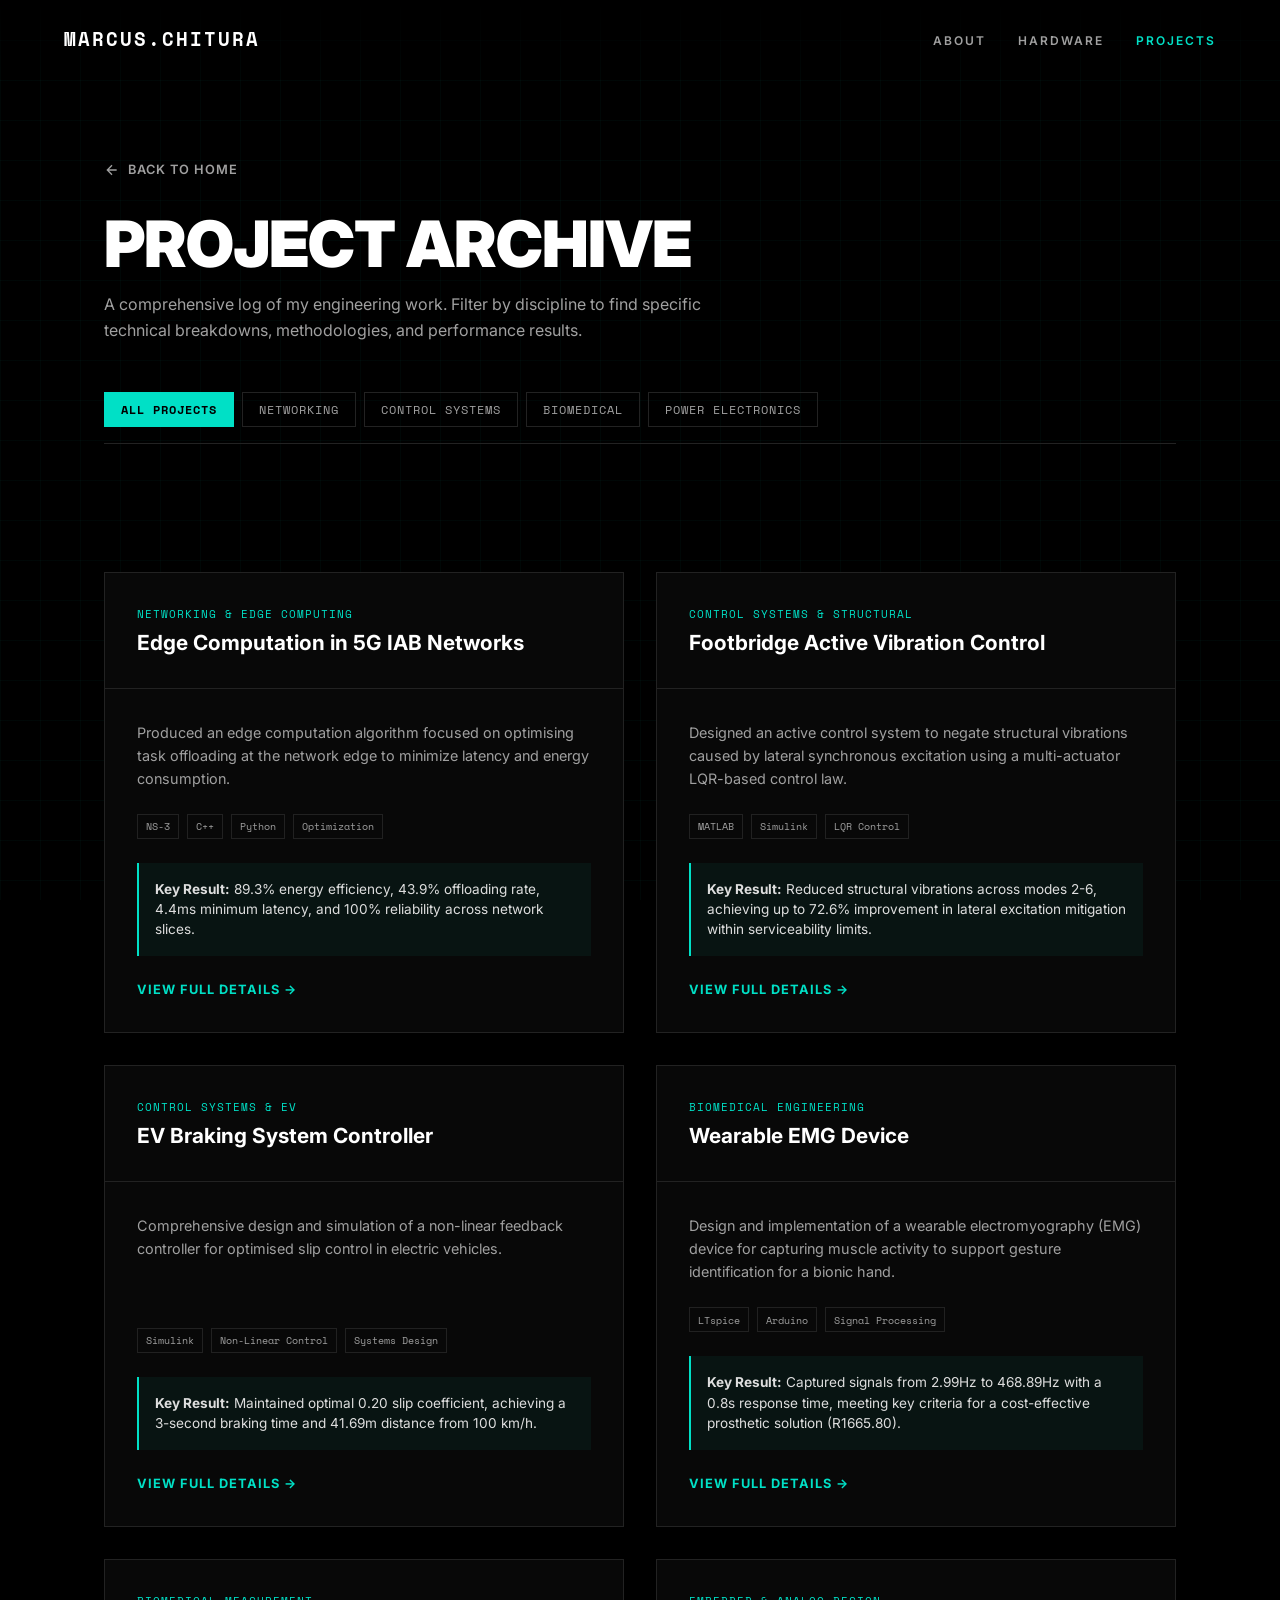
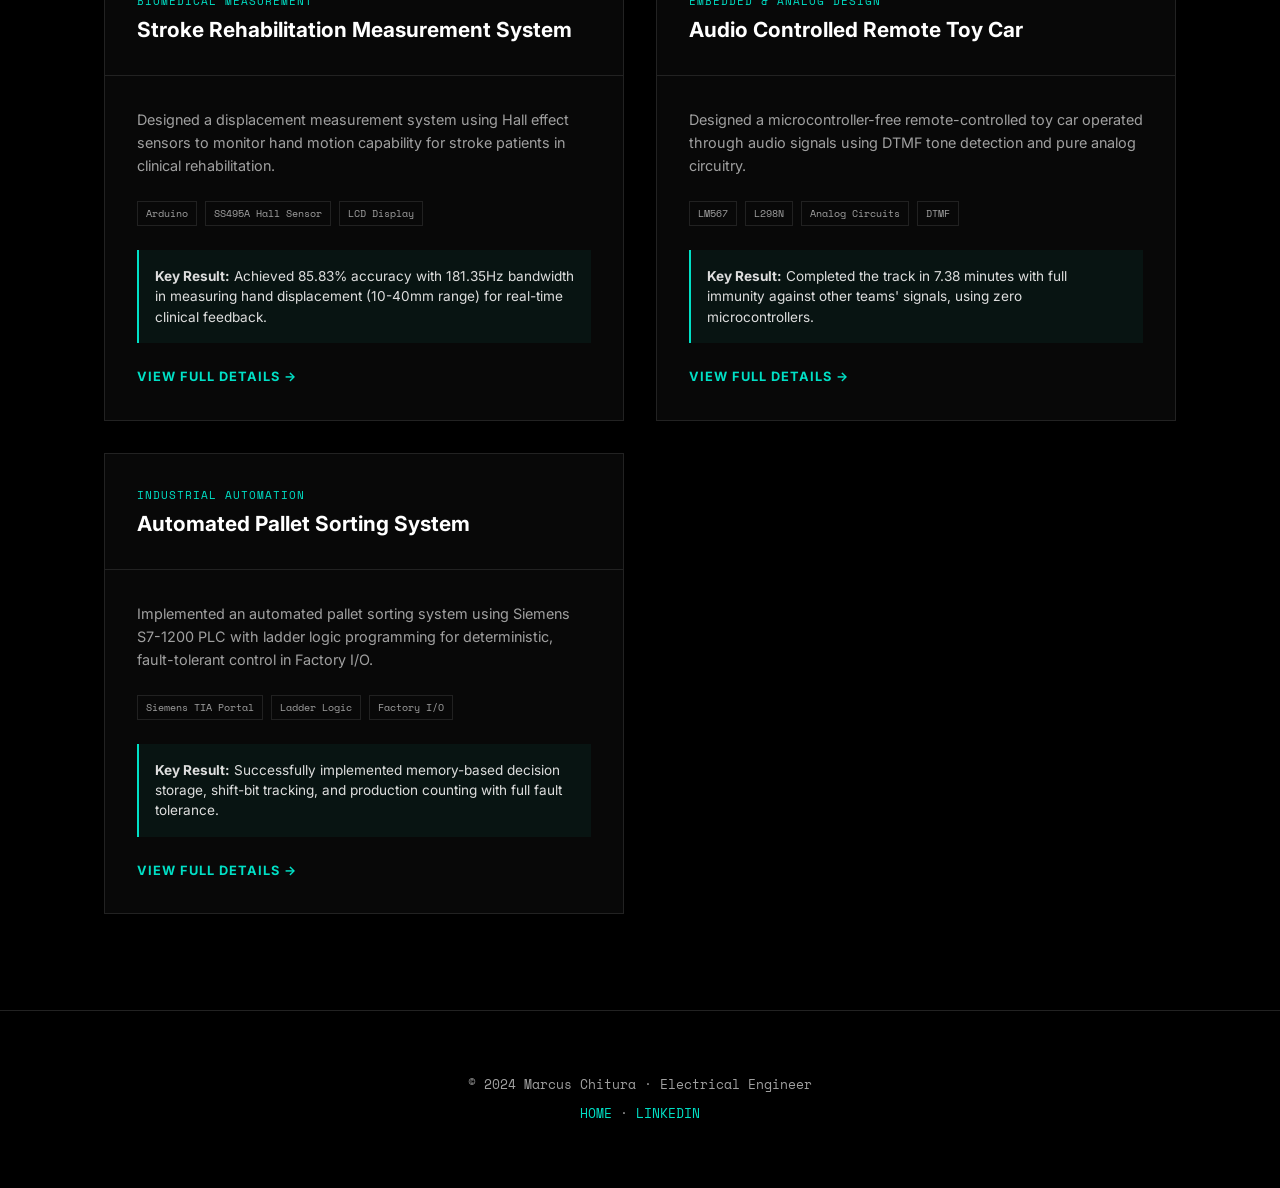
<file: projects.html>
<!DOCTYPE html>
<html lang="en">
<head>
<meta charset="UTF-8">
<meta name="viewport" content="width=device-width, initial-scale=1.0">
<title>Marcus Chitura — Project Portfolio</title>
<style>
    @import url('https://fonts.googleapis.com/css2?family=Inter:wght@300;400;600;800;900&family=Space+Mono:wght@400;700&display=swap');

    :root {
        --bg: #000000;
        --text: #ffffff;
        --text-dim: #a0a0a0;
        --accent: #00e0c6;
        --border: #222222;
        --font-main: 'Inter', sans-serif;
        --font-mono: 'Space Mono', monospace;
    }

    * {
        margin: 0;
        padding: 0;
        box-sizing: border-box;
    }

    html { scroll-behavior: smooth; }

    body {
        background-color: var(--bg);
        color: var(--text);
        font-family: var(--font-main);
        overflow-x: hidden;
        line-height: 1.6;
    }

    /* ===== Static PCB Grid Background ===== */
    body::before {
        content: "";
        position: fixed;
        top: 0;
        left: 0;
        width: 100%;
        height: 100vh;
        z-index: -1;
        background-color: #000;
        background-image: 
            linear-gradient(rgba(0, 224, 198, 0.03) 1px, transparent 1px),
            linear-gradient(90deg, rgba(0, 224, 198, 0.03) 1px, transparent 1px);
        background-size: 40px 40px;
    }

    /* ===== Navbar ===== */
    nav {
        position: fixed;
        top: 0;
        left: 0;
        right: 0;
        z-index: 100;
        display: flex;
        justify-content: space-between;
        align-items: center;
        padding: 1.5rem 4rem;
        background: linear-gradient(to bottom, rgba(0,0,0,0.95) 0%, rgba(0,0,0,0) 100%);
    }

    .nav-logo {
        font-weight: 900;
        font-size: 1.2rem;
        letter-spacing: 2px;
        color: var(--text);
        text-transform: uppercase;
        font-family: var(--font-mono);
        text-decoration: none;
    }

    .nav-links {
        display: flex;
        gap: 2rem;
        list-style: none;
    }

    .nav-links a {
        color: var(--text-dim);
        text-decoration: none;
        font-size: 0.75rem;
        font-weight: 600;
        letter-spacing: 2px;
        text-transform: uppercase;
        transition: color 0.3s;
    }

    .nav-links a:hover,
    .nav-links a.active { color: var(--accent); }

    /* ===== Page Header ===== */
    .page-header {
        padding: 10rem 4rem 4rem;
        max-width: 1200px;
        margin: 0 auto;
    }

    .back-btn {
        display: inline-flex;
        align-items: center;
        gap: 8px;
        color: var(--text-dim);
        text-decoration: none;
        font-size: 0.8rem;
        font-weight: 600;
        letter-spacing: 1px;
        text-transform: uppercase;
        margin-bottom: 2rem;
        transition: color 0.3s, transform 0.3s;
    }

    .back-btn:hover {
        color: var(--accent);
        transform: translateX(-5px);
    }

    h1 {
        font-size: clamp(2.5rem, 5vw, 4rem);
        font-weight: 900;
        line-height: 1;
        letter-spacing: -1px;
        margin-bottom: 1rem;
        text-transform: uppercase;
    }

    .subtitle {
        color: var(--text-dim);
        font-size: 1rem;
        max-width: 600px;
        margin-bottom: 3rem;
    }

    /* ===== Filter Bar ===== */
    .filter-bar {
        display: flex;
        flex-wrap: wrap;
        gap: 0.5rem;
        margin-bottom: 4rem;
        border-bottom: 1px solid var(--border);
        padding-bottom: 1rem;
    }

    .filter-btn {
        background: transparent;
        border: 1px solid var(--border);
        color: var(--text-dim);
        padding: 0.5rem 1rem;
        font-family: var(--font-mono);
        font-size: 0.75rem;
        letter-spacing: 1px;
        text-transform: uppercase;
        cursor: pointer;
        transition: all 0.3s;
    }

    .filter-btn:hover {
        border-color: var(--accent);
        color: var(--accent);
    }

    .filter-btn.active {
        background: var(--accent);
        color: #000;
        border-color: var(--accent);
        font-weight: 700;
    }

    /* ===== Project Grid ===== */
    .project-grid {
        max-width: 1200px;
        margin: 0 auto 6rem;
        padding: 0 4rem;
        display: grid;
        grid-template-columns: repeat(2, 1fr);
        gap: 2rem;
    }

    .project-card {
        border: 1px solid var(--border);
        background: rgba(10, 10, 10, 0.8);
        backdrop-filter: blur(4px);
        display: flex;
        flex-direction: column;
        position: relative;
        transition: border-color 0.3s, transform 0.3s, box-shadow 0.3s;
        text-decoration: none;
        color: var(--text);
        scroll-margin-top: 100px;
    }

    .project-card:hover {
        border-color: var(--accent);
        transform: translateY(-5px);
        box-shadow: 0 10px 40px rgba(0, 224, 198, 0.1);
    }

    /* NEW: Persistent highlight class */
    .project-card.highlighted {
        border-color: var(--accent);
        box-shadow: 0 0 25px rgba(0, 224, 198, 0.3);
        transform: translateY(-5px);
    }
    
    .card-header {
        padding: 2rem;
        border-bottom: 1px solid var(--border);
        position: relative;
    }

    .card-category {
        font-family: var(--font-mono);
        font-size: 0.7rem;
        color: var(--accent);
        text-transform: uppercase;
        letter-spacing: 1px;
        margin-bottom: 0.5rem;
    }

    .card-header h2 {
        font-size: 1.3rem;
        line-height: 1.2;
        font-weight: 700;
    }

    .card-body {
        padding: 2rem;
        flex-grow: 1;
        display: flex;
        flex-direction: column;
    }

    .card-body p {
        color: var(--text-dim);
        font-size: 0.9rem;
        margin-bottom: 1.5rem;
        flex-grow: 1;
    }

    .tech-tags {
        display: flex;
        flex-wrap: wrap;
        gap: 0.5rem;
        margin-bottom: 1.5rem;
    }

    .tech-tag {
        font-family: var(--font-mono);
        font-size: 0.65rem;
        padding: 0.2rem 0.5rem;
        border: 1px solid rgba(255, 255, 255, 0.1);
        color: var(--text-dim);
    }

    .key-result {
        background: rgba(0, 224, 198, 0.05);
        border-left: 2px solid var(--accent);
        padding: 1rem;
        font-size: 0.85rem;
        color: #ddd;
        margin-bottom: 1.5rem;
        line-height: 1.5;
    }

    .view-btn {
        display: inline-flex;
        align-items: center;
        gap: 8px;
        color: var(--accent);
        font-size: 0.8rem;
        font-weight: 700;
        letter-spacing: 1px;
        text-transform: uppercase;
        margin-top: auto;
        transition: gap 0.3s;
    }

    .project-card:hover .view-btn {
        gap: 15px;
    }

    /* ===== Empty State / No Results ===== */
    .no-results {
        grid-column: 1 / -1;
        text-align: center;
        color: var(--text-dim);
        font-family: var(--font-mono);
        padding: 4rem 0;
    }

    /* ===== Modal (Project Details) ===== */
    .modal {
        display: none;
        position: fixed;
        inset: 0;
        background: rgba(0, 0, 0, 0.9);
        backdrop-filter: blur(8px);
        z-index: 1000;
        overflow-y: auto;
        padding: 4rem 1rem;
    }

    .modal.open { display: block; }

    .modal-content {
        background: #0a0a0a;
        border: 1px solid var(--border);
        max-width: 900px;
        margin: 0 auto;
        position: relative;
        animation: fadeUp 0.4s ease;
    }

    @keyframes fadeUp {
        from { opacity: 0; transform: translateY(20px); }
        to { opacity: 1; transform: translateY(0); }
    }

    .modal-header {
        padding: 3rem;
        border-bottom: 1px solid var(--border);
        display: flex;
        justify-content: space-between;
        align-items: flex-start;
    }

    .modal-header h2 {
        font-size: 2rem;
        line-height: 1.1;
        max-width: 80%;
    }

    .close-modal {
        background: none;
        border: none;
        color: var(--text-dim);
        font-size: 2rem;
        cursor: pointer;
        line-height: 1;
        transition: color 0.3s;
    }

    .close-modal:hover { color: var(--accent); }

    .modal-body {
        padding: 3rem;
    }

    .modal-body h3 {
        font-family: var(--font-mono);
        font-size: 0.8rem;
        color: var(--accent);
        text-transform: uppercase;
        letter-spacing: 1px;
        margin: 2rem 0 1rem;
        border-bottom: 1px solid var(--border);
        padding-bottom: 0.5rem;
    }

    .modal-body h3:first-child { margin-top: 0; }

    .modal-body p,
    .modal-body li {
        color: var(--text-dim);
        font-size: 0.95rem;
        margin-bottom: 1rem;
    }

    .modal-body ul {
        padding-left: 1.5rem;
        margin-bottom: 1.5rem;
    }

    .modal-body li { margin-bottom: 0.5rem; }

    .modal-body strong { color: var(--text); }

    .download-links {
        display: flex;
        flex-wrap: wrap;
        gap: 1rem;
        margin-top: 2rem;
    }

    .download-btn {
        display: inline-flex;
        align-items: center;
        gap: 8px;
        padding: 0.8rem 1.5rem;
        background: var(--border);
        color: var(--text);
        text-decoration: none;
        font-family: var(--font-mono);
        font-size: 0.75rem;
        font-weight: 700;
        text-transform: uppercase;
        transition: all 0.3s;
    }

    .download-btn:hover {
        background: var(--accent);
        color: #000;
    }

    /* ===== Footer ===== */
    footer {
        padding: 4rem;
        text-align: center;
        border-top: 1px solid var(--border);
        font-family: var(--font-mono);
        font-size: 0.8rem;
        color: var(--text-dim);
        background: #000;
    }

    footer a { color: var(--accent); text-decoration: none; }

    /* ===== Responsive ===== */
    @media (max-width: 900px) {
        .project-grid { grid-template-columns: 1fr; }
        nav { padding: 1.5rem 2rem; }
        .nav-links { display: none; }
        .page-header { padding: 8rem 2rem 2rem; }
        .project-grid { padding: 0 2rem; }
        .modal-header { padding: 2rem; }
        .modal-body { padding: 2rem; }
        .modal-header h2 { font-size: 1.5rem; }
    }
</style>
</head>
<body>

<!-- Navbar -->
<nav>
    <a href="index.html" class="nav-logo">MARCUS.CHITURA</a>
    <ul class="nav-links">
        <li><a href="index.html#about">About</a></li>
        <li><a href="index.html#hardware">Hardware</a></li>
        <li><a href="projects.html" class="active">Projects</a></li>
    </ul>
</nav>

<!-- Header -->
<header class="page-header">
    <a href="index.html" class="back-btn">
        <svg width="16" height="16" viewBox="0 0 24 24" fill="none" stroke="currentColor" stroke-width="2"><path d="M19 12H5M12 19l-7-7 7-7"/></svg>
        Back to Home
    </a>
    <h1>Project Archive</h1>
    <p class="subtitle">
        A comprehensive log of my engineering work. Filter by discipline to find specific technical breakdowns, methodologies, and performance results.
    </p>

    <!-- Filter Bar -->
    <div class="filter-bar">
        <button class="filter-btn active" data-filter="all">All Projects</button>
        <button class="filter-btn" data-filter="networking">Networking</button>
        <button class="filter-btn" data-filter="control-systems">Control Systems</button>
        <button class="filter-btn" data-filter="biomedical">Biomedical</button>
        <button class="filter-btn" data-filter="power-electronics">Power Electronics</button>
    </div>
</header>

<!-- Main Project Grid -->
<main class="project-grid" id="projectGrid">

    <!-- PROJECT 1 -->
    <div class="project-card" id="project1" data-category="networking" onclick="openModal('modal1')">
        <div class="card-header">
            <div class="card-category">Networking & Edge Computing</div>
            <h2>Edge Computation in 5G IAB Networks</h2>
        </div>
        <div class="card-body">
            <p>Produced an edge computation algorithm focused on optimising task offloading at the network edge to minimize latency and energy consumption.</p>
            <div class="tech-tags">
                <span class="tech-tag">NS-3</span>
                <span class="tech-tag">C++</span>
                <span class="tech-tag">Python</span>
                <span class="tech-tag">Optimization</span>
            </div>
            <div class="key-result">
                <strong>Key Result:</strong> 89.3% energy efficiency, 43.9% offloading rate, 4.4ms minimum latency, and 100% reliability across network slices.
            </div>
            <span class="view-btn">View Full Details →</span>
        </div>
    </div>

    <!-- PROJECT 2 -->
    <div class="project-card" id="project2" data-category="control-systems" onclick="openModal('modal2')">
        <div class="card-header">
            <div class="card-category">Control Systems & Structural</div>
            <h2>Footbridge Active Vibration Control</h2>
        </div>
        <div class="card-body">
            <p>Designed an active control system to negate structural vibrations caused by lateral synchronous excitation using a multi-actuator LQR-based control law.</p>
            <div class="tech-tags">
                <span class="tech-tag">MATLAB</span>
                <span class="tech-tag">Simulink</span>
                <span class="tech-tag">LQR Control</span>
            </div>
            <div class="key-result">
                <strong>Key Result:</strong> Reduced structural vibrations across modes 2-6, achieving up to 72.6% improvement in lateral excitation mitigation within serviceability limits.
            </div>
            <span class="view-btn">View Full Details →</span>
        </div>
    </div>

    <!-- PROJECT 3 -->
    <div class="project-card" id="project3" data-category="control-systems" onclick="openModal('modal3')">
        <div class="card-header">
            <div class="card-category">Control Systems & EV</div>
            <h2>EV Braking System Controller</h2>
        </div>
        <div class="card-body">
            <p>Comprehensive design and simulation of a non-linear feedback controller for optimised slip control in electric vehicles.</p>
            <div class="tech-tags">
                <span class="tech-tag">Simulink</span>
                <span class="tech-tag">Non-Linear Control</span>
                <span class="tech-tag">Systems Design</span>
            </div>
            <div class="key-result">
                <strong>Key Result:</strong> Maintained optimal 0.20 slip coefficient, achieving a 3-second braking time and 41.69m distance from 100 km/h.
            </div>
            <span class="view-btn">View Full Details →</span>
        </div>
    </div>

    <!-- PROJECT 4 -->
    <div class="project-card" id="project4" data-category="biomedical" onclick="openModal('modal4')">
        <div class="card-header">
            <div class="card-category">Biomedical Engineering</div>
            <h2>Wearable EMG Device</h2>
        </div>
        <div class="card-body">
            <p>Design and implementation of a wearable electromyography (EMG) device for capturing muscle activity to support gesture identification for a bionic hand.</p>
            <div class="tech-tags">
                <span class="tech-tag">LTspice</span>
                <span class="tech-tag">Arduino</span>
                <span class="tech-tag">Signal Processing</span>
            </div>
            <div class="key-result">
                <strong>Key Result:</strong> Captured signals from 2.99Hz to 468.89Hz with a 0.8s response time, meeting key criteria for a cost-effective prosthetic solution (R1665.80).
            </div>
            <span class="view-btn">View Full Details →</span>
        </div>
    </div>

    <!-- PROJECT 5 -->
    <div class="project-card" id="project5" data-category="biomedical" onclick="openModal('modal5')">
        <div class="card-header">
            <div class="card-category">Biomedical Measurement</div>
            <h2>Stroke Rehabilitation Measurement System</h2>
        </div>
        <div class="card-body">
            <p>Designed a displacement measurement system using Hall effect sensors to monitor hand motion capability for stroke patients in clinical rehabilitation.</p>
            <div class="tech-tags">
                <span class="tech-tag">Arduino</span>
                <span class="tech-tag">SS495A Hall Sensor</span>
                <span class="tech-tag">LCD Display</span>
            </div>
            <div class="key-result">
                <strong>Key Result:</strong> Achieved 85.83% accuracy with 181.35Hz bandwidth in measuring hand displacement (10-40mm range) for real-time clinical feedback.
            </div>
            <span class="view-btn">View Full Details →</span>
        </div>
    </div>

    <!-- PROJECT 6 -->
    <div class="project-card" id="project6" data-category="control-systems" onclick="openModal('modal6')">
        <div class="card-header">
            <div class="card-category">Embedded & Analog Design</div>
            <h2>Audio Controlled Remote Toy Car</h2>
        </div>
        <div class="card-body">
            <p>Designed a microcontroller-free remote-controlled toy car operated through audio signals using DTMF tone detection and pure analog circuitry.</p>
            <div class="tech-tags">
                <span class="tech-tag">LM567</span>
                <span class="tech-tag">L298N</span>
                <span class="tech-tag">Analog Circuits</span>
                <span class="tech-tag">DTMF</span>
            </div>
            <div class="key-result">
                <strong>Key Result:</strong> Completed the track in 7.38 minutes with full immunity against other teams' signals, using zero microcontrollers.
            </div>
            <span class="view-btn">View Full Details →</span>
        </div>
    </div>

    <!-- PROJECT 7 -->
    <div class="project-card" id="project7" data-category="control-systems" onclick="openModal('modal7')">
        <div class="card-header">
            <div class="card-category">Industrial Automation</div>
            <h2>Automated Pallet Sorting System</h2>
        </div>
        <div class="card-body">
            <p>Implemented an automated pallet sorting system using Siemens S7-1200 PLC with ladder logic programming for deterministic, fault-tolerant control in Factory I/O.</p>
            <div class="tech-tags">
                <span class="tech-tag">Siemens TIA Portal</span>
                <span class="tech-tag">Ladder Logic</span>
                <span class="tech-tag">Factory I/O</span>
            </div>
            <div class="key-result">
                <strong>Key Result:</strong> Successfully implemented memory-based decision storage, shift-bit tracking, and production counting with full fault tolerance.
            </div>
            <span class="view-btn">View Full Details →</span>
        </div>
    </div>

    <div class="no-results" id="noResults" style="display: none;">
        No projects found in this category.
    </div>

</main>

<!-- Footer -->
<footer>
    <p>© 2024 Marcus Chitura · Electrical Engineer</p>
    <p style="margin-top: 0.5rem;">
        <a href="index.html">HOME</a> · 
        <a href="https://www.linkedin.com/in/marcus-chitura-429491245/" target="_blank">LINKEDIN</a>
    </p>
</footer>

<!-- ================= MODALS ================= -->

<!-- Modal 1 -->
<div id="modal1" class="modal">
    <div class="modal-content">
        <div class="modal-header">
            <h2>Edge Computation in 5G IAB Networks</h2>
            <button class="close-modal" onclick="closeModal('modal1')">&times;</button>
        </div>
        <div class="modal-body">
            <h3>Project Overview</h3>
            <p>This research project focused on optimising task offloading strategies in 5G Integrated Access and Backhaul (IAB) networks to minimize latency and energy consumption for edge computing applications.</p>
            
            <h3>Problem Statement</h3>
            <p>Existing computation offloading methods are ineffective for 5G mmWave IAB networks because they assume stable links and simple topologies. This project designed a new offloading algorithm to solve this gap, enabling efficient, low-latency task execution in next-generation networks.</p>
            
            <h3>Methodology</h3>
            <ul>
                <li>Designed a directed acyclic graph network topology with 8 IAB nodes collocated with a MEC server.</li>
                <li>Implemented a Breadth First Search routing selection policy for load balancing.</li>
                <li>Developed a slice-specific multi-objective optimisation algorithm.</li>
                <li>Benchmarked against convex game theory and single/joint objective optimisation algorithms.</li>
            </ul>

            <h3>Results</h3>
            <ul>
                <li><strong>Energy Efficiency:</strong> 89.3%</li>
                <li><strong>Offloading Rate:</strong> 43.9%</li>
                <li><strong>Latency:</strong> Minimum of 4.4 ms, average of 11.5 ms across 1531 URLLC tasks.</li>
                <li><strong>Throughput:</strong> Network throughput of 3.25 Gbps, peaking at 5.42 Gbps.</li>
            </ul>

            <div class="download-links">
                <a href="assets/pdfs/edge-computation-5g-report.pdf" target="_blank" class="download-btn">📄 Project Report PDF</a>
                <a href="assets/code/edge-computation-code.zip" class="download-btn">📦 Optimisation Code</a>
            </div>
        </div>
    </div>
</div>

<!-- Modal 2 -->
<div id="modal2" class="modal">
    <div class="modal-content">
        <div class="modal-header">
            <h2>Footbridge Active Vibration Control</h2>
            <button class="close-modal" onclick="closeModal('modal2')">&times;</button>
        </div>
        <div class="modal-body">
            <h3>Project Overview</h3>
            <p>This project involved designing and simulating an active vibration control system for pedestrian footbridges using Linear Quadratic Regulator (LQR) control theory.</p>
            
            <h3>Methodology</h3>
            <p>The solution was approached iteratively: single degree of freedom PID, then LQR in state space, and finally a multi-degree of freedom model paired with a total sum penalty multi-actuator LQR control law.</p>
            
            <h3>Results</h3>
            <ul>
                <li><strong>Vibration Reduction:</strong> 35.7% to 72.6% across modes 2 through 6.</li>
                <li><strong>Settling Time:</strong> 75% faster.</li>
                <li><strong>Control Effort:</strong> Maintained within practical implementation limits.</li>
            </ul>

            <div class="download-links">
                <a href="assets/pdfs/footbridge-vibration-report.pdf" target="_blank" class="download-btn">📄 Project Report PDF</a>
                <a href="assets/code/footbridge-matlab-code.zip" class="download-btn">📦 MATLAB Code</a>
            </div>
        </div>
    </div>
</div>

<!-- Modal 3 -->
<div id="modal3" class="modal">
    <div class="modal-content">
        <div class="modal-header">
            <h2>EV Braking System Controller</h2>
            <button class="close-modal" onclick="closeModal('modal3')">&times;</button>
        </div>
        <div class="modal-body">
            <h3>Project Overview</h3>
            <p>Implementation of a full state linearisation control law aimed at controlling the slip coefficient, ensuring optimal braking in different road conditions.</p>
            
            <h3>Methodology</h3>
            <ul>
                <li>Simulated system dynamics in Simulink.</li>
                <li>Applied Lie derivatives to find the linearised feedback control law.</li>
                <li>Used pole placement to control the performance of the car model.</li>
            </ul>
            
            <h3>Results</h3>
            <ul>
                <li><strong>Braking Time:</strong> 3 seconds for a car at 100.91 km/hr.</li>
                <li><strong>Braking Distance:</strong> 41.69 m.</li>
                <li><strong>Slip Ratio Coefficient:</strong> 0.20 (optimal).</li>
            </ul>

            <div class="download-links">
                <a href="assets/pdfs/nonlinear-control-report.pdf" target="_blank" class="download-btn">📄 Project Report PDF</a>
                <a href="assets/code/feedback-linearisation.zip" class="download-btn">📦 Simulink Model</a>
            </div>
        </div>
    </div>
</div>

<!-- Modal 4 -->
<div id="modal4" class="modal">
    <div class="modal-content">
        <div class="modal-header">
            <h2>Wearable EMG Device</h2>
            <button class="close-modal" onclick="closeModal('modal4')">&times;</button>
        </div>
        <div class="modal-body">
            <h3>Project Overview</h3>
            <p>Design and implementation of a wearable electromyography (EMG) device for capturing muscle activity data to support gesture identification for a bionic hand used by amputees.</p>
            
            <h3>Methodology</h3>
            <ul>
                <li>Ag-AgCl dry electrodes following SENIAM placement standards.</li>
                <li>3 op-amp instrumentation amplifier with gain of 11 and CMRR of 100.827 dB.</li>
                <li>Fourth-order Butterworth bandpass filter (20-500 Hz).</li>
                <li>Arduino Nano with 1200 Hz sampling rate.</li>
            </ul>
            
            <h3>Results</h3>
            <ul>
                <li><strong>Bandwidth:</strong> 2.99Hz - 468.89 Hz.</li>
                <li><strong>Response Time:</strong> 0.8 seconds to steady state.</li>
                <li><strong>Cost:</strong> R1665.80.</li>
            </ul>

            <div class="download-links">
                <a href="assets/pdfs/emg-device-report.pdf" target="_blank" class="download-btn">📄 Project Report PDF</a>
                <a href="assets/code/emg-circuit-design.zip" class="download-btn">📦 Circuit Design Files</a>
            </div>
        </div>
    </div>
</div>

<!-- Modal 5 -->
<div id="modal5" class="modal">
    <div class="modal-content">
        <div class="modal-header">
            <h2>Stroke Rehabilitation Measurement System</h2>
            <button class="close-modal" onclick="closeModal('modal5')">&times;</button>
        </div>
        <div class="modal-body">
            <h3>Project Overview</h3>
            <p>Designed and built a displacement measurement system using Hall effect sensors to monitor hand motion capability for stroke patients in clinical rehabilitation.</p>
            
            <h3>Methodology</h3>
            <ul>
                <li>SS495A Hall effect sensor detecting magnetic field changes.</li>
                <li>Arduino Uno performing ADC conversion and non-linearity correction.</li>
                <li>Threshold-based movement classification (≥20mm = ADQ).</li>
            </ul>
            
            <h3>Results</h3>
            <ul>
                <li><strong>Accuracy:</strong> 85.83%.</li>
                <li><strong>Bandwidth:</strong> 181.35Hz.</li>
                <li><strong>Cost:</strong> R388.40.</li>
            </ul>

            <div class="download-links">
                <a href="assets/pdfs/stroke-rehabilitation-measurement-system.pdf" target="_blank" class="download-btn">📄 Project Report PDF</a>
            </div>
        </div>
    </div>
</div>

<!-- Modal 6 -->
<div id="modal6" class="modal">
    <div class="modal-content">
        <div class="modal-header">
            <h2>Audio Controlled Remote Toy Car</h2>
            <button class="close-modal" onclick="closeModal('modal6')">&times;</button>
        </div>
        <div class="modal-body">
            <h3>Project Overview</h3>
            <p>Designed and implemented a microcontroller-free remote-controlled toy car operated through audio signals using DTMF tone detection and pure analog circuitry.</p>
            
            <h3>Methodology</h3>
            <ul>
                <li>Four LM567 tone detectors set to 1937Hz, 3635Hz, 4564Hz, and 7133Hz.</li>
                <li>Dual-tone system requiring pairs of tones for each command.</li>
                <li>Custom-built NOR gates convert tone detector outputs to motor control signals.</li>
            </ul>
            
            <h3>Results</h3>
            <ul>
                <li><strong>Track Time:</strong> 7.38 minutes.</li>
                <li><strong>Control Distance:</strong> ~1 meter.</li>
                <li><strong>Immunity:</strong> Full immunity via dual-tone system.</li>
            </ul>

            <div class="download-links">
                <a href="assets/pdfs/audio-controlled-remote-toy-car.pdf" target="_blank" class="download-btn">📄 Project Report PDF</a>
            </div>
        </div>
    </div>
</div>

<!-- Modal 7 -->
<div id="modal7" class="modal">
    <div class="modal-content">
        <div class="modal-header">
            <h2>Automated Pallet Sorting System</h2>
            <button class="close-modal" onclick="closeModal('modal7')">&times;</button>
        </div>
        <div class="modal-body">
            <h3>Project Overview</h3>
            <p>Implemented an automated pallet sorting system using Siemens S7-1200 PLC with ladder logic programming for deterministic, fault-tolerant control.</p>
            
            <h3>Methodology</h3>
            <ul>
                <li>Memory bits store decisions instead of relying on real-time sensor states.</li>
                <li>Shift-left instructions for logical pallet tracking.</li>
                <li>Interlocks centralize logic operation safety.</li>
            </ul>
            
            <h3>Results</h3>
            <ul>
                <li>Successfully implemented memory-based decision storage and shift-bit tracking.</li>
                <li>Production counting in a deterministic control system with emergency stop.</li>
            </ul>

            <div class="download-links">
                <a href="assets/pdfs/sorting-system.pdf" target="_blank" class="download-btn">📄 Project Report PDF</a>
                <a href="assets/pdfs/sorting-ladder-logic.pdf" target="_blank" class="download-btn">📄 Ladder Logic Diagram</a>
                <a href="assets/videos/Factory-IO-demo.mp4" target="_blank" class="download-btn">🎥 Factory I/O Demo</a>
            </div>
        </div>
    </div>
</div>

<script>
    /* =========================================
       FILTERING LOGIC
       ========================================= */
    const filterBtns = document.querySelectorAll('.filter-btn');
    const projectCards = document.querySelectorAll('.project-card');
    const noResults = document.getElementById('noResults');

    filterBtns.forEach(btn => {
        btn.addEventListener('click', () => {
            filterBtns.forEach(b => b.classList.remove('active'));
            btn.classList.add('active');

            const filter = btn.getAttribute('data-filter');
            let visibleCount = 0;

            projectCards.forEach(card => {
                if (filter === 'all' || card.getAttribute('data-category') === filter) {
                    card.style.display = 'flex';
                    card.style.opacity = '0';
                    setTimeout(() => { card.style.opacity = '1'; }, 50);
                    visibleCount++;
                } else {
                    card.style.display = 'none';
                }
            });

            if (visibleCount === 0) {
                noResults.style.display = 'block';
            } else {
                noResults.style.display = 'none';
            }
        });
    });

    /* =========================================
       MODAL LOGIC
       ========================================= */
    function openModal(id) {
        document.getElementById(id).classList.add('open');
        document.body.style.overflow = 'hidden';
    }

    function closeModal(id) {
        document.getElementById(id).classList.remove('open');
        document.body.style.overflow = '';
    }

    window.addEventListener('click', (e) => {
        if (e.target.classList.contains('modal')) {
            e.target.classList.remove('open');
            document.body.style.overflow = '';
        }
    });

    document.addEventListener('keydown', (e) => {
        if (e.key === 'Escape') {
            document.querySelectorAll('.modal.open').forEach(m => m.classList.remove('open'));
            document.body.style.overflow = '';
        }
    });

    /* =========================================
       URL HASH HIGHLIGHT LOGIC
       ========================================= */
    // Check if a hash exists on load (e.g., projects.html#project2)
    if (window.location.hash) {
        const targetId = window.location.hash.substring(1);
        const targetCard = document.getElementById(targetId);
        
        if (targetCard) {
            // Add the persistent highlight class
            targetCard.classList.add('highlighted');
            
            // Remove highlight when the user clicks the card
            targetCard.addEventListener('click', () => {
                targetCard.classList.remove('highlighted');
            }, { once: true }); // The { once: true } ensures the listener is removed after firing once
        }
    }
</script>
</body>
</html>
</file>
